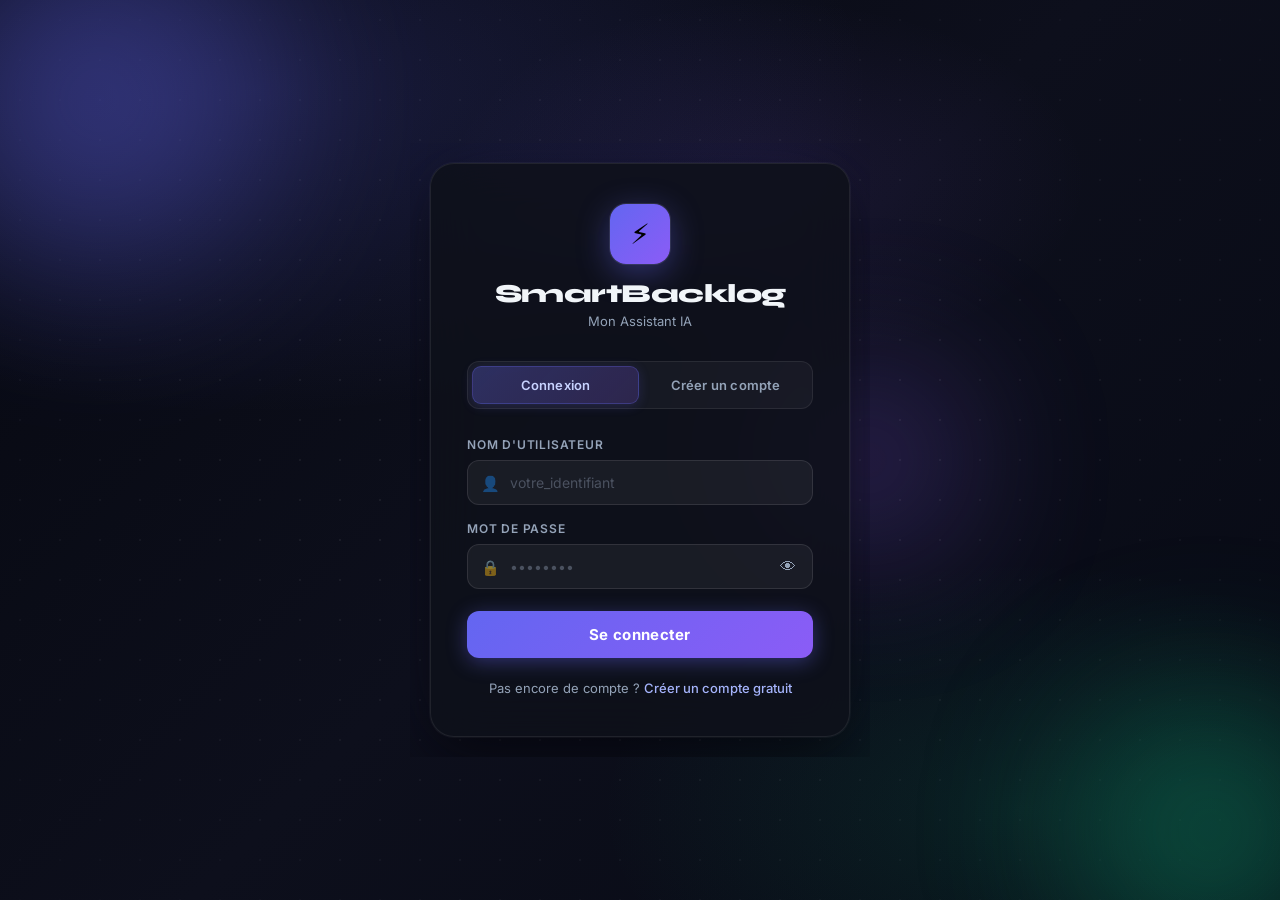
<file: Frontend/login.html>
<!DOCTYPE html>
<html lang="fr">
<head>
  <meta charset="UTF-8" />
  <meta name="viewport" content="width=device-width, initial-scale=1.0" />
  <title>SmartBacklog — Connexion</title>
  <link href="https://fonts.googleapis.com/css2?family=Inter:wght@300;400;500;600;700&family=Syne:wght@700;800&display=swap" rel="stylesheet" />
  <style>
    *, *::before, *::after { box-sizing: border-box; margin: 0; padding: 0; }

    :root {
      --accent:       #6366f1;
      --accent-light: #818cf8;
      --accent-glow:  rgba(99,102,241,0.25);
      --emerald:      #10b981;
      --rose:         #f43f5e;
      --amber:        #f59e0b;
      --text-primary: #f1f5f9;
      --text-muted:   #94a3b8;
      --border:       rgba(255,255,255,0.08);
      --card-bg:      rgba(15,17,26,0.85);
      --input-bg:     rgba(255,255,255,0.05);
      --input-border: rgba(255,255,255,0.1);
      --radius:       12px;
      --font:         'Inter', system-ui, sans-serif;
      --font-display: 'Syne', sans-serif;
    }

    body {
      font-family: var(--font);
      min-height: 100vh;
      display: flex;
      align-items: center;
      justify-content: center;
      background: #060810;
      overflow: hidden;
      position: relative;
    }

    /* ── Arrière-plan animé ── */
    .bg {
      position: fixed;
      inset: 0;
      z-index: 0;
      background:
        radial-gradient(ellipse 80% 60% at 20% 10%, rgba(99,102,241,0.18) 0%, transparent 60%),
        radial-gradient(ellipse 60% 50% at 80% 90%, rgba(16,185,129,0.12) 0%, transparent 55%),
        radial-gradient(ellipse 50% 40% at 60% 20%, rgba(139,92,246,0.1) 0%, transparent 50%),
        linear-gradient(135deg, #060810 0%, #0d0f1c 50%, #070a14 100%);
    }

    .bg::before {
      content: '';
      position: absolute;
      inset: 0;
      background-image: radial-gradient(circle, rgba(255,255,255,0.06) 1px, transparent 1px);
      background-size: 40px 40px;
      mask-image: radial-gradient(ellipse 80% 80% at 50% 50%, black 30%, transparent 100%);
    }

    /* ── Orbes flottants ── */
    .orb {
      position: fixed;
      border-radius: 50%;
      filter: blur(80px);
      opacity: 0.5;
      animation: float 8s ease-in-out infinite;
      pointer-events: none;
      z-index: 0;
    }
    .orb-1 { width:400px; height:400px; background:radial-gradient(circle,#6366f1,transparent); top:-100px; left:-100px; animation-delay:0s; }
    .orb-2 { width:300px; height:300px; background:radial-gradient(circle,#10b981,transparent); bottom:-80px; right:-80px; animation-delay:-3s; }
    .orb-3 { width:200px; height:200px; background:radial-gradient(circle,#8b5cf6,transparent); top:40%; left:60%; animation-delay:-5s; }

    @keyframes float {
      0%,100% { transform:translate(0,0) scale(1); }
      33%      { transform:translate(20px,-20px) scale(1.05); }
      66%      { transform:translate(-15px,15px) scale(0.95); }
    }

    /* ── Carte ── */
    .card-wrap {
      position: relative;
      z-index: 10;
      width: 100%;
      max-width: 460px;
      padding: 20px;
      max-height: 100vh;
      overflow-y: auto;
    }

    .card {
      background: var(--card-bg);
      backdrop-filter: blur(24px);
      -webkit-backdrop-filter: blur(24px);
      border: 1px solid var(--border);
      border-radius: 24px;
      padding: 40px 36px;
      box-shadow:
        0 0 0 1px rgba(255,255,255,0.04),
        0 24px 60px rgba(0,0,0,0.6),
        0 0 80px rgba(99,102,241,0.08);
    }

    /* ── Logo ── */
    .logo-area { text-align:center; margin-bottom:32px; }

    .logo-icon {
      width:60px; height:60px;
      background:linear-gradient(135deg,#6366f1,#8b5cf6);
      border-radius:16px;
      display:inline-flex; align-items:center; justify-content:center;
      font-size:28px; margin-bottom:14px;
      box-shadow:0 8px 32px rgba(99,102,241,0.4),0 0 0 1px rgba(255,255,255,0.1);
      animation:pulse-logo 3s ease-in-out infinite;
    }

    @keyframes pulse-logo {
      0%,100% { box-shadow:0 8px 32px rgba(99,102,241,0.4),0 0 0 1px rgba(255,255,255,0.1); }
      50%      { box-shadow:0 8px 48px rgba(99,102,241,0.6),0 0 0 1px rgba(255,255,255,0.15); }
    }

    .logo-title { font-family:var(--font-display); font-size:26px; font-weight:800; color:var(--text-primary); letter-spacing:-0.5px; }
    .logo-sub   { font-size:13px; color:var(--text-muted); margin-top:4px; }

    /* ── Onglets ── */
    .tabs {
      display:flex;
      background:rgba(255,255,255,0.04);
      border:1px solid var(--border);
      border-radius:var(--radius);
      padding:4px; margin-bottom:28px; gap:4px;
    }

    .tab {
      flex:1; padding:10px; font-size:13px; font-weight:600;
      font-family:var(--font); color:var(--text-muted);
      background:none; border:none; border-radius:9px;
      cursor:pointer; transition:all 0.2s ease; letter-spacing:0.2px;
    }
    .tab:hover { color:var(--text-primary); }
    .tab.active {
      background:linear-gradient(135deg,rgba(99,102,241,0.3),rgba(139,92,246,0.2));
      color:#c7d2fe; border:1px solid rgba(99,102,241,0.3);
      box-shadow:0 2px 12px rgba(99,102,241,0.2);
    }

    /* ── Panneaux ── */
    .panel { display:none; }
    .panel.active { display:block; animation:fadeIn 0.25s ease; }

    @keyframes fadeIn {
      from { opacity:0; transform:translateY(6px); }
      to   { opacity:1; transform:translateY(0); }
    }

    /* ── Formulaire ── */
    .form-group { margin-bottom:16px; }

    .form-label {
      display:block; font-size:12px; font-weight:600;
      color:var(--text-muted); text-transform:uppercase;
      letter-spacing:0.8px; margin-bottom:8px;
    }
    .form-label span { color:var(--rose); }

    .input-wrap { position:relative; }

    .form-input {
      width:100%;
      background:var(--input-bg);
      border:1px solid var(--input-border);
      border-radius:var(--radius);
      color:var(--text-primary);
      font-family:var(--font); font-size:14px;
      padding:13px 16px; outline:none;
      transition:all 0.25s ease;
      appearance: none;
      -webkit-appearance:none;
    }
    .form-input::placeholder { color:rgba(148,163,184,0.4); }
    .form-input:hover  { border-color:rgba(255,255,255,0.15); background:rgba(255,255,255,0.07); }
    .form-input:focus  { border-color:rgba(99,102,241,0.7); background:rgba(99,102,241,0.06); box-shadow:0 0 0 3px rgba(99,102,241,0.15),0 2px 12px rgba(99,102,241,0.1); }
    .form-input.valid  { border-color:rgba(16,185,129,0.6); background:rgba(16,185,129,0.04); }
    .form-input.invalid{ border-color:rgba(244,63,94,0.6);  background:rgba(244,63,94,0.04); }

    /* Icône dans input */
    .input-icon {
      position:absolute; left:14px; top:50%; transform:translateY(-50%);
      font-size:15px; pointer-events:none; opacity:0.5; transition:opacity 0.2s;
    }
    .has-icon .form-input { padding-left:42px; }
    .input-wrap:focus-within .input-icon { opacity:0.9; }

    /* Toggle mot de passe */
    .pwd-toggle {
      position:absolute; right:13px; top:50%; transform:translateY(-50%);
      background:none; border:none; cursor:pointer;
      color:var(--text-muted); font-size:16px; padding:4px;
      border-radius:6px; transition:all 0.15s; line-height:1;
    }
    .pwd-toggle:hover { color:var(--text-primary); background:rgba(255,255,255,0.08); }

    /* ── Barre de force ── */
    .strength-bar { display:flex; gap:4px; margin-top:8px; }
    .strength-seg { flex:1; height:3px; border-radius:99px; background:rgba(255,255,255,0.08); transition:background 0.3s ease; }
    .strength-label { font-size:11px; margin-top:4px; font-weight:500; transition:color 0.3s; }

    /* ── Hints ── */
    .field-hint { font-size:11px; color:var(--text-muted); margin-top:5px; display:flex; align-items:center; gap:4px; transition:color 0.2s; }

    /* ── 2 colonnes ── */
    .two-col { display:grid; grid-template-columns:1fr 1fr; gap:12px; }

    /* ── Messages ── */
    .msg {
      border-radius:var(--radius); padding:12px 16px; font-size:13px;
      margin-bottom:18px; display:none; align-items:center; gap:10px;
      font-weight:500; animation:fadeIn 0.2s ease;
    }
    .msg.show    { display:flex; }
    .msg-error   { background:rgba(244,63,94,0.1);  border:1px solid rgba(244,63,94,0.25);  color:#fca5a5; }
    .msg-success { background:rgba(16,185,129,0.1); border:1px solid rgba(16,185,129,0.25); color:#6ee7b7; }
    .msg-icon { font-size:16px; flex-shrink:0; }

    /* ── Bouton ── */
    .btn-primary {
      width:100%; padding:14px; margin-top:6px;
      background:linear-gradient(135deg,#6366f1,#8b5cf6);
      color:white; border:none; border-radius:var(--radius);
      font-size:15px; font-weight:700; font-family:var(--font);
      cursor:pointer; transition:all 0.2s ease; letter-spacing:0.3px;
      position:relative; overflow:hidden;
      box-shadow:0 4px 20px rgba(99,102,241,0.4);
    }
    .btn-primary::before {
      content:''; position:absolute; inset:0;
      background:linear-gradient(135deg,rgba(255,255,255,0.15),transparent);
      opacity:0; transition:opacity 0.2s;
    }
    .btn-primary:hover         { transform:translateY(-1px); box-shadow:0 8px 28px rgba(99,102,241,0.5); }
    .btn-primary:hover::before { opacity:1; }
    .btn-primary:active        { transform:translateY(0); }
    .btn-primary:disabled      { opacity:0.6; cursor:not-allowed; transform:none; }

    /* Spinner */
    .spinner {
      width:16px; height:16px;
      border:2px solid rgba(255,255,255,0.3); border-top-color:white;
      border-radius:50%; animation:spin 0.7s linear infinite;
      display:inline-block; vertical-align:middle; margin-right:6px;
    }
    @keyframes spin { to { transform:rotate(360deg); } }

    /* ── Footer ── */
    .auth-footer { text-align:center; margin-top:22px; font-size:13px; color:var(--text-muted); }
    .auth-footer a { color:#a5b4fc; text-decoration:none; font-weight:500; transition:color 0.15s; }
    .auth-footer a:hover { color:#c7d2fe; text-decoration:underline; }

    /* ── Note admin ── */
    .admin-note {
      background:rgba(16,185,129,0.1); border:1px solid rgba(16,185,129,0.2);
      border-radius:8px; padding:8px 12px; font-size:11px; color:#6ee7b7;
      margin-bottom:18px; display:flex; align-items:center; gap:6px;
    }

    /* ── Scrollbar ── */
    ::-webkit-scrollbar { width:4px; }
    ::-webkit-scrollbar-thumb { background:rgba(255,255,255,0.1); border-radius:99px; }
  </style>
</head>
<body>

<div class="bg"></div>
<div class="orb orb-1"></div>
<div class="orb orb-2"></div>
<div class="orb orb-3"></div>

<div class="card-wrap">
  <div class="card">

    <div class="logo-area">
      <div class="logo-icon">⚡</div>
      <div class="logo-title">SmartBacklog</div>
      <div class="logo-sub">Mon Assistant IA</div>
    </div>

    <div class="tabs">
      <button class="tab active" id="tab-login"    onclick="switchTab('login')">Connexion</button>
      <button class="tab"        id="tab-register" onclick="switchTab('register')">Créer un compte</button>
    </div>

    <!-- ══ CONNEXION ══ -->
    <div class="panel active" id="panel-login">
      <div class="msg msg-error"   id="login-error">  <span class="msg-icon">⚠️</span><span id="login-error-text"></span></div>
      <div class="msg msg-success" id="login-success"><span class="msg-icon">✓</span> <span id="login-success-text"></span></div>

      <div class="form-group">
        <label class="form-label">Nom d'utilisateur</label>
        <div class="input-wrap has-icon">
          <span class="input-icon">👤</span>
          <input type="text" class="form-input" id="login-username"
                 placeholder="votre_identifiant" autocomplete="username" />
        </div>
      </div>

      <div class="form-group">
        <label class="form-label">Mot de passe</label>
        <div class="input-wrap has-icon">
          <span class="input-icon">🔒</span>
          <input type="password" class="form-input" id="login-password"
                 placeholder="••••••••" autocomplete="current-password"
                 style="padding-right:44px;" />
          <button class="pwd-toggle" type="button" onclick="togglePwd('login-password',this)">👁</button>
        </div>
      </div>

      <button class="btn-primary" id="login-btn" onclick="login()">Se connecter</button>

      <div class="auth-footer">
        Pas encore de compte ?
        <a href="#" onclick="switchTab('register')">Créer un compte gratuit</a>
      </div>
    </div>

    <!-- ══ INSCRIPTION ══ -->
    <div class="panel" id="panel-register">
      <div class="msg msg-error"   id="reg-error">  <span class="msg-icon">⚠️</span><span id="reg-error-text"></span></div>
      <div class="msg msg-success" id="reg-success"><span class="msg-icon">✓</span> <span id="reg-success-text"></span></div>

      <div class="admin-note" id="admin-note" style="display:none;">
        🛡️ Premier compte créé → vous deviendrez <strong>administrateur</strong>
      </div>

      <div class="form-group">
        <label class="form-label">Nom d'utilisateur <span>*</span></label>
        <div class="input-wrap has-icon">
          <span class="input-icon">👤</span>
          <input type="text" class="form-input" id="reg-username"
                 placeholder="mon_identifiant" autocomplete="username"
                 oninput="validateUsername(this)" />
        </div>
        <div class="field-hint" id="username-hint">3 à 20 caractères — lettres, chiffres, _</div>
      </div>

      <div class="two-col">
        <div class="form-group">
          <label class="form-label">Prénom</label>
          <div class="input-wrap">
            <input type="text" class="form-input" id="reg-firstname" placeholder="Prénom" />
          </div>
        </div>
        <div class="form-group">
          <label class="form-label">Nom</label>
          <div class="input-wrap">
            <input type="text" class="form-input" id="reg-lastname" placeholder="Nom" />
          </div>
        </div>
      </div>

      <div class="form-group">
        <label class="form-label">Email</label>
        <div class="input-wrap has-icon">
          <span class="input-icon">✉️</span>
          <input type="email" class="form-input" id="reg-email"
                 placeholder="email@exemple.com" autocomplete="email"
                 oninput="validateEmail(this)" />
        </div>
        <div class="field-hint" id="email-hint"></div>
      </div>

      <div class="form-group">
        <label class="form-label">Mot de passe <span>*</span></label>
        <div class="input-wrap has-icon">
          <span class="input-icon">🔒</span>
          <input type="password" class="form-input" id="reg-password"
                 placeholder="Minimum 6 caractères" autocomplete="new-password"
                 oninput="updateStrength(this); checkMatch()"
                 style="padding-right:44px;" />
          <button class="pwd-toggle" type="button" onclick="togglePwd('reg-password',this)">👁</button>
        </div>
        <div class="strength-bar">
          <div class="strength-seg" id="seg-1"></div>
          <div class="strength-seg" id="seg-2"></div>
          <div class="strength-seg" id="seg-3"></div>
          <div class="strength-seg" id="seg-4"></div>
          <div class="strength-seg" id="seg-5"></div>
        </div>
        <div class="strength-label" id="strength-label"></div>
      </div>

      <div class="form-group">
        <label class="form-label">Confirmer le mot de passe <span>*</span></label>
        <div class="input-wrap has-icon">
          <span class="input-icon">🔑</span>
          <input type="password" class="form-input" id="reg-password2"
                 placeholder="••••••••" autocomplete="new-password"
                 oninput="checkMatch()"
                 style="padding-right:44px;" />
          <button class="pwd-toggle" type="button" onclick="togglePwd('reg-password2',this)">👁</button>
        </div>
        <div class="field-hint" id="match-hint"></div>
      </div>

      <button class="btn-primary" id="reg-btn" onclick="register()">Créer mon compte</button>

      <div class="auth-footer">
        Déjà un compte ?
        <a href="#" onclick="switchTab('login')">Se connecter</a>
      </div>
    </div>

  </div>
</div>

<script>
const API = 'http://127.0.0.1:8000';

/* ── Onglets ── */
function switchTab(tab) {
  ['login','register'].forEach(t => {
    document.getElementById('panel-' + t).classList.toggle('active', t === tab);
    document.getElementById('tab-'   + t).classList.toggle('active', t === tab);
  });
  clearMsgs();
  if (tab === 'register') {
    document.getElementById('admin-note').style.display = 'flex';
  }
}

function clearMsgs() {
  ['login-error','login-success','reg-error','reg-success'].forEach(id => {
    const el = document.getElementById(id);
    if (el) el.classList.remove('show');
  });
}

function showMsg(wrapperId, textId, text) {
  const wrap = document.getElementById(wrapperId);
  const txt  = document.getElementById(textId);
  if (wrap && txt) { txt.textContent = text; wrap.classList.add('show'); }
}

/* ── Toggle mot de passe ── */
function togglePwd(id, btn) {
  const el = document.getElementById(id);
  el.type = el.type === 'password' ? 'text' : 'password';
  btn.textContent = el.type === 'password' ? '👁' : '🙈';
}

/* ── Validation username ── */
function validateUsername(input) {
  const val  = input.value;
  const hint = document.getElementById('username-hint');
  const ok   = /^[a-zA-Z0-9_]{3,20}$/.test(val);
  if (!val) {
    input.className  = 'form-input';
    hint.textContent = '3 à 20 caractères — lettres, chiffres, _';
    hint.style.color = '';
    return;
  }
  input.className  = 'form-input ' + (ok ? 'valid' : 'invalid');
  hint.textContent = ok ? '✓ Identifiant valide' : '✗ 3-20 caractères, lettres/chiffres/_ uniquement';
  hint.style.color = ok ? '#6ee7b7' : '#fca5a5';
}

/* ── Validation email ── */
function validateEmail(input) {
  const val  = input.value;
  const hint = document.getElementById('email-hint');
  if (!val) { input.className='form-input'; hint.textContent=''; return; }
  const ok   = /^[^\s@]+@[^\s@]+\.[^\s@]+$/.test(val);
  input.className  = 'form-input ' + (ok ? 'valid' : 'invalid');
  hint.textContent = ok ? '✓ Email valide' : '✗ Format invalide';
  hint.style.color = ok ? '#6ee7b7' : '#fca5a5';
}

/* ── Force du mot de passe ── */
function updateStrength(input) {
  const pwd  = input.value;
  const segs = [1,2,3,4,5].map(i => document.getElementById('seg-' + i));
  const lbl  = document.getElementById('strength-label');
  let score  = 0;
  if (pwd.length >= 6)           score++;
  if (pwd.length >= 10)          score++;
  if (/[A-Z]/.test(pwd))         score++;
  if (/[0-9]/.test(pwd))         score++;
  if (/[^a-zA-Z0-9]/.test(pwd))  score++;
  const colors = ['#f43f5e','#f43f5e','#f59e0b','#6366f1','#10b981'];
  const labels = ['','Très faible','Faible','Moyen','Fort','Très fort'];
  segs.forEach((seg, i) => {
    seg.style.background = i < score ? colors[score - 1] : 'rgba(255,255,255,0.08)';
  });
  lbl.textContent = labels[score] || '';
  lbl.style.color = colors[score - 1] || '';
}

/* ── Correspondance mots de passe ── */
function checkMatch() {
  const p1   = document.getElementById('reg-password').value;
  const p2   = document.getElementById('reg-password2').value;
  const hint = document.getElementById('match-hint');
  const inp2 = document.getElementById('reg-password2');
  if (!p2) { hint.textContent=''; inp2.className='form-input'; return; }
  const ok   = p1 === p2;
  inp2.className   = 'form-input ' + (ok ? 'valid' : 'invalid');
  hint.textContent = ok ? '✓ Les mots de passe correspondent' : '✗ Ne correspondent pas';
  hint.style.color = ok ? '#6ee7b7' : '#fca5a5';
}

/* ── Touche Entrée ── */
document.addEventListener('keydown', e => {
  if (e.key !== 'Enter') return;
  const active = document.querySelector('.panel.active').id;
  if (active === 'panel-login') login(); else register();
});

/* ══ CONNEXION ══ */
async function login() {
  clearMsgs();
  const username = document.getElementById('login-username').value.trim();
  const password = document.getElementById('login-password').value;
  const btn      = document.getElementById('login-btn');
  if (!username || !password) {
    showMsg('login-error','login-error-text','Veuillez remplir tous les champs.');
    return;
  }
  btn.disabled  = true;
  btn.innerHTML = '<span class="spinner"></span> Connexion en cours...';
  try {
    const res  = await fetch(`${API}/auth/login`, {
      method: 'POST',
      body:   new URLSearchParams({ username, password }),
    });
    const data = await res.json();
    if (!res.ok) throw new Error(data.detail || 'Identifiants incorrects.');
    localStorage.setItem('token', data.access_token);
    localStorage.setItem('user', JSON.stringify({ username: data.username, role: data.role }));
    showMsg('login-success','login-success-text','Connexion réussie ! Redirection...');
    setTimeout(() => { window.location.href = 'index.html'; }, 800);
  } catch (e) {
    const msg = e.message.includes('Failed to fetch')
      ? 'Serveur inaccessible — lancez : cd Backend && py -m uvicorn main:app --reload'
      : e.message;
    showMsg('login-error','login-error-text', msg);
    btn.disabled  = false;
    btn.textContent = 'Se connecter';
  }
}

/* ══ INSCRIPTION ══ */
async function register() {
  clearMsgs();
  const username  = document.getElementById('reg-username').value.trim();
  const firstname = document.getElementById('reg-firstname').value.trim();
  const lastname  = document.getElementById('reg-lastname').value.trim();
  const email     = document.getElementById('reg-email').value.trim();
  const password  = document.getElementById('reg-password').value;
  const password2 = document.getElementById('reg-password2').value;
  const btn       = document.getElementById('reg-btn');

  if (!username || !password) {
    showMsg('reg-error','reg-error-text','Le nom d\'utilisateur et le mot de passe sont obligatoires.');
    return;
  }
  if (!/^[a-zA-Z0-9_]{3,20}$/.test(username)) {
    showMsg('reg-error','reg-error-text','Nom d\'utilisateur invalide (3-20 caractères, lettres/chiffres/_).');
    return;
  }
  if (password.length < 6) {
    showMsg('reg-error','reg-error-text','Le mot de passe doit contenir au moins 6 caractères.');
    return;
  }
  if (password !== password2) {
    showMsg('reg-error','reg-error-text','Les mots de passe ne correspondent pas.');
    return;
  }

  const full_name = [firstname, lastname].filter(Boolean).join(' ') || username;
  btn.disabled  = true;
  btn.innerHTML = '<span class="spinner"></span> Création du compte...';

  try {
    const res  = await fetch(`${API}/auth/register`, {
      method:  'POST',
      headers: { 'Content-Type': 'application/json' },
      body:    JSON.stringify({ username, password, full_name, email }),
    });
    const data = await res.json();
    if (!res.ok) throw new Error(data.detail || 'Erreur lors de la création du compte.');
    const isAdmin = data.role === 'admin';
    showMsg('reg-success','reg-success-text',
      `Compte créé avec succès !${isAdmin ? ' 🛡️ Vous êtes administrateur.' : ''} Redirection...`
    );
    setTimeout(() => {
      document.getElementById('login-username').value = username;
      switchTab('login');
      showMsg('login-success','login-success-text','Compte créé ! Entrez votre mot de passe pour vous connecter.');
    }, 2200);
  } catch (e) {
    const msg = e.message.includes('Failed to fetch')
      ? 'Serveur inaccessible — lancez : cd Backend && py -m uvicorn main:app --reload'
      : e.message;
    showMsg('reg-error','reg-error-text', msg);
    btn.disabled    = false;
    btn.textContent = 'Créer mon compte';
  }
}
</script>
</body>
</html>
</file>
